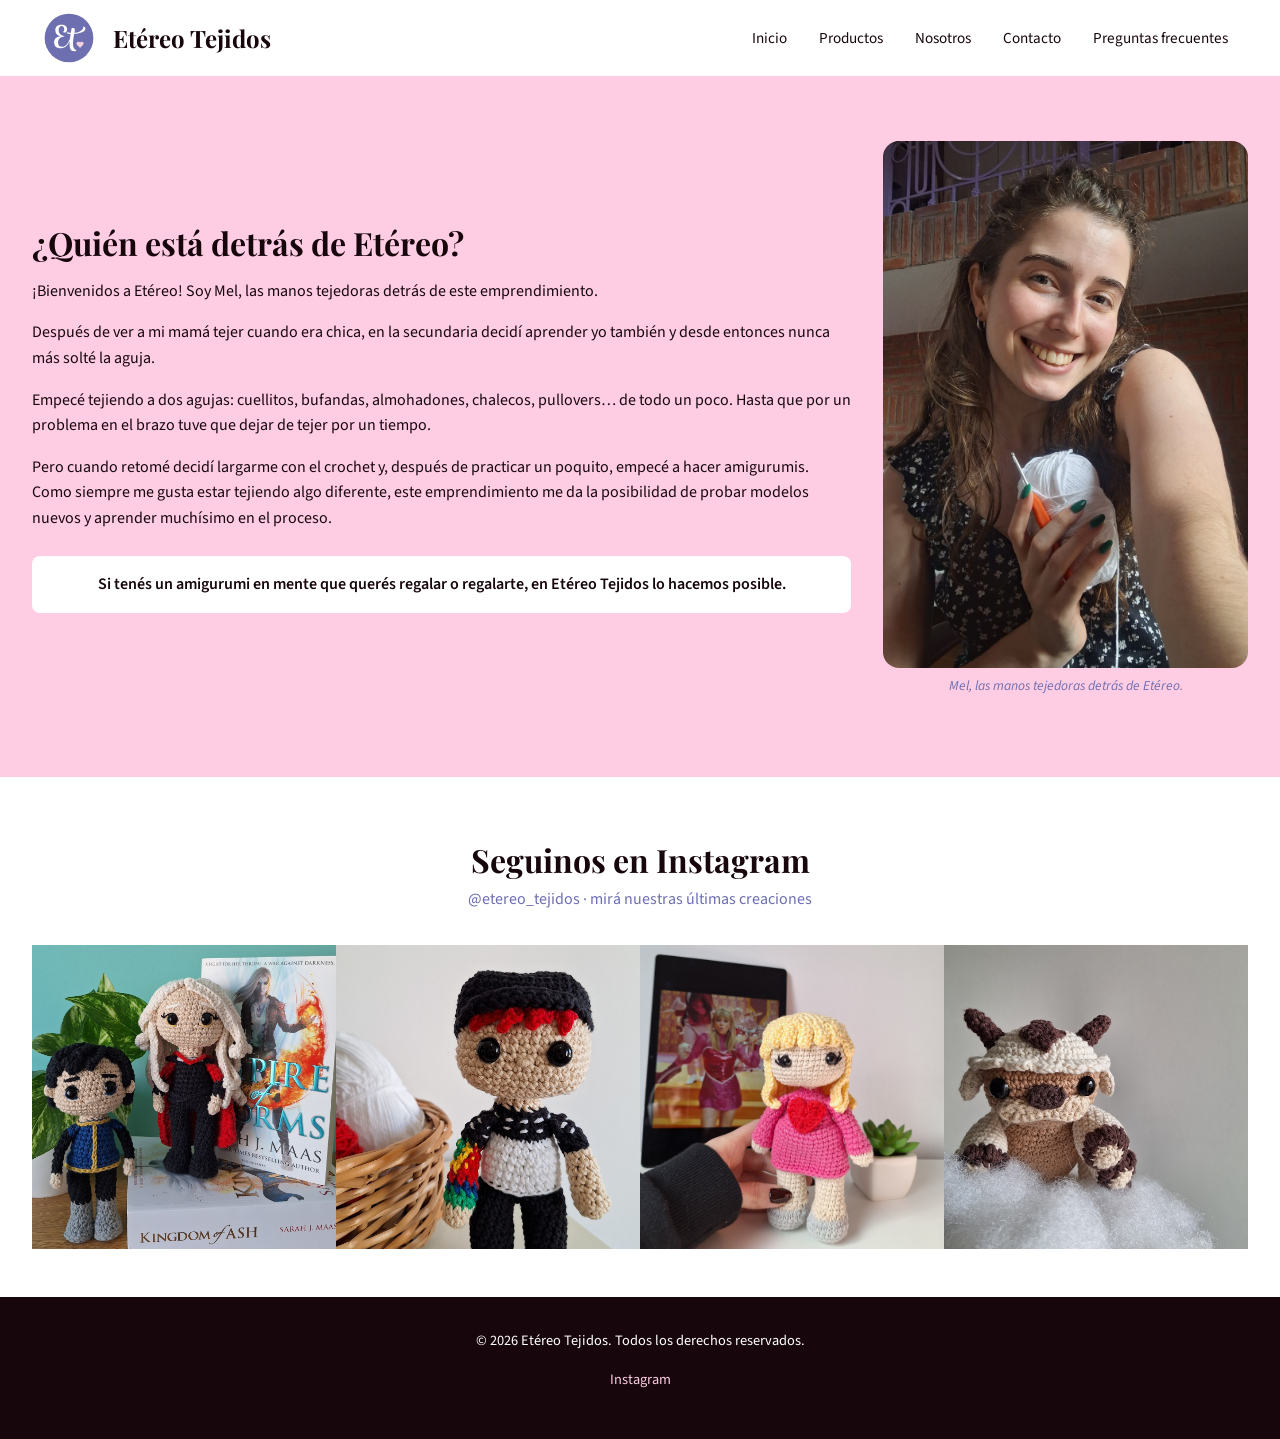
<file: pages/about.html>
<!doctype html>
<html lang="es">
  <head>
    <meta charset="UTF-8" />
    <meta name="viewport" content="width=device-width, initial-scale=1.0" />
    <title>Nosotros | Etéreo Tejidos</title>
    <link rel="icon" type="image/png" href="../assets/img/logo.svg" />
    <link href="https://cdn.jsdelivr.net/npm/bootstrap@5.3.3/dist/css/bootstrap.min.css" rel="stylesheet">
    <link rel="stylesheet" href="../styles/styles.css" />
  </head>

  <body>
    <header>
        <nav class="navbar navbar-expand-lg nav-etereo">
            <div class="container-fluid">
                <a class="navbar-brand" href="../index.html">
                    <img src="../assets/img/logo.svg" alt="Logo Etéreo Tejidos" height="50">
                    Etéreo Tejidos
                </a>
                <button class="navbar-toggler" type="button" data-bs-toggle="collapse" data-bs-target="#navbarMenu">
                    <span class="navbar-toggler-icon"></span>
                </button>
                <div class="collapse navbar-collapse" id="navbarMenu">
                    <ul class="navbar-nav ms-auto">
                        <li class="nav-item"><a class="nav-link" href="../index.html">Inicio</a></li>
                        <li class="nav-item"><a class="nav-link" href="./productos.html">Productos</a></li>
                        <li class="nav-item"><a class="nav-link" href="./about.html">Nosotros</a></li>
                        <li class="nav-item"><a class="nav-link" href="./contacto.html">Contacto</a></li>
                        <li class="nav-item"><a class="nav-link" href="./faq.html">Preguntas frecuentes</a></li>
                    </ul>
                </div>
            </div>
        </nav>
    </header>


  <main>
      <section class="about-hero"><!-- HERO -->
        <div class="about-hero-texto">
          <h2>¿Quién está detrás de Etéreo?</h2>
          <p>
            ¡Bienvenidos a Etéreo! Soy Mel, las manos tejedoras detrás de este
            emprendimiento.
          </p>
          <p>
            Después de ver a mi mamá tejer cuando era chica, en la secundaria
            decidí aprender yo también y desde entonces nunca más solté la
            aguja.
          </p>
          <p>
            Empecé tejiendo a dos agujas: cuellitos, bufandas, almohadones,
            chalecos, pullovers… de todo un poco. Hasta que por un problema en
            el brazo tuve que dejar de tejer por un tiempo.
          </p>
          <p>
            Pero cuando retomé decidí largarme con el crochet y, después de
            practicar un poquito, empecé a hacer amigurumis. Como siempre me
            gusta estar tejiendo algo diferente, este emprendimiento me da la
            posibilidad de probar modelos nuevos y aprender muchísimo en el
            proceso.
          </p>
          <p class="about-cta">
            Si tenés un amigurumi en mente que querés regalar o regalarte, en
            Etéreo Tejidos lo hacemos posible.
          </p>
        </div>
        <div class="about-hero-imagen">
          <figure>
            <img
              src="../assets/img/meli.jpg"
              alt="Mel, creadora de Etéreo Tejidos"
            />
            <figcaption>Mel, las manos tejedoras detrás de Etéreo.</figcaption>
          </figure>
        </div>
      </section>

      <!-- SECCIÓN 3: INSTAGRAM FEED -->
      <section class="seccion-instagram">
        <article>
          <h2>Seguinos en Instagram</h2>
          <p>
            <a
              href="https://www.instagram.com/etereo_tejidos/"
              target="_blank"
              rel="noopener noreferrer"
              >@etereo_tejidos</a
            >
            · mirá nuestras últimas creaciones
          </p>

          <div class="instagram-grid">
            <article>
              <a
                href="https://www.instagram.com/reel/DXNbcDFDBw8/?utm_source=ig_web_copy_link&igsh=NTc4MTIwNjQ2YQ=="
                target="_blank"
                rel="noopener noreferrer"
              >
                <figure>
                  <img
                    src="../assets/img/ig-post-1.jpg"
                    alt="Posteo de Instagram de Etéreo Tejidos"
                  />
                </figure>
              </a>
            </article>

            <article>
              <a
                href="https://www.instagram.com/reel/DIkQFXWsaHO/?utm_source=ig_web_copy_link&igsh=NTc4MTIwNjQ2YQ=="
                target="_blank"
                rel="noopener noreferrer"
              >
                <figure>
                  <img
                    src="../assets/img/ig-post-2.jpg"
                    alt="Posteo de Instagram de Etéreo Tejidos"
                  />
                </figure>
              </a>
            </article>

            <article>
              <a
                href="https://www.instagram.com/reel/DHWIsgWRXiQ/?utm_source=ig_web_copy_link&igsh=NTc4MTIwNjQ2YQ=="
                target="_blank"
                rel="noopener noreferrer"
              >
                <figure>
                  <img
                    src="../assets/img/ig-post-3.jpg"
                    alt="Posteo de Instagram de Etéreo Tejidos"
                  />
                </figure>
              </a>
            </article>

            <article>
              <a
                href="https://www.instagram.com/etereo_tejidos/reel/DDe9l4NRICn/"
                target="_blank"
                rel="noopener noreferrer"
              >
                <figure>
                  <img
                    src="../assets/img/ig-post-4.jpg"
                    alt="Posteo de Instagram de Etéreo Tejidos"
                  />
                </figure>
              </a>
            </article>
          </div>
        </article>
      </section>
    </main>

    <footer>
      <p>© 2026 Etéreo Tejidos. Todos los derechos reservados.</p>
      <p>
        <a
          href="https://www.instagram.com/etereo_tejidos/"
          target="_blank"
          rel="noopener noreferrer"
          >Instagram</a
        >
      </p>
    </footer>
    <script src="https://cdn.jsdelivr.net/npm/bootstrap@5.3.3/dist/js/bootstrap.bundle.min.js"></script>
  </body>
</html>
</file>
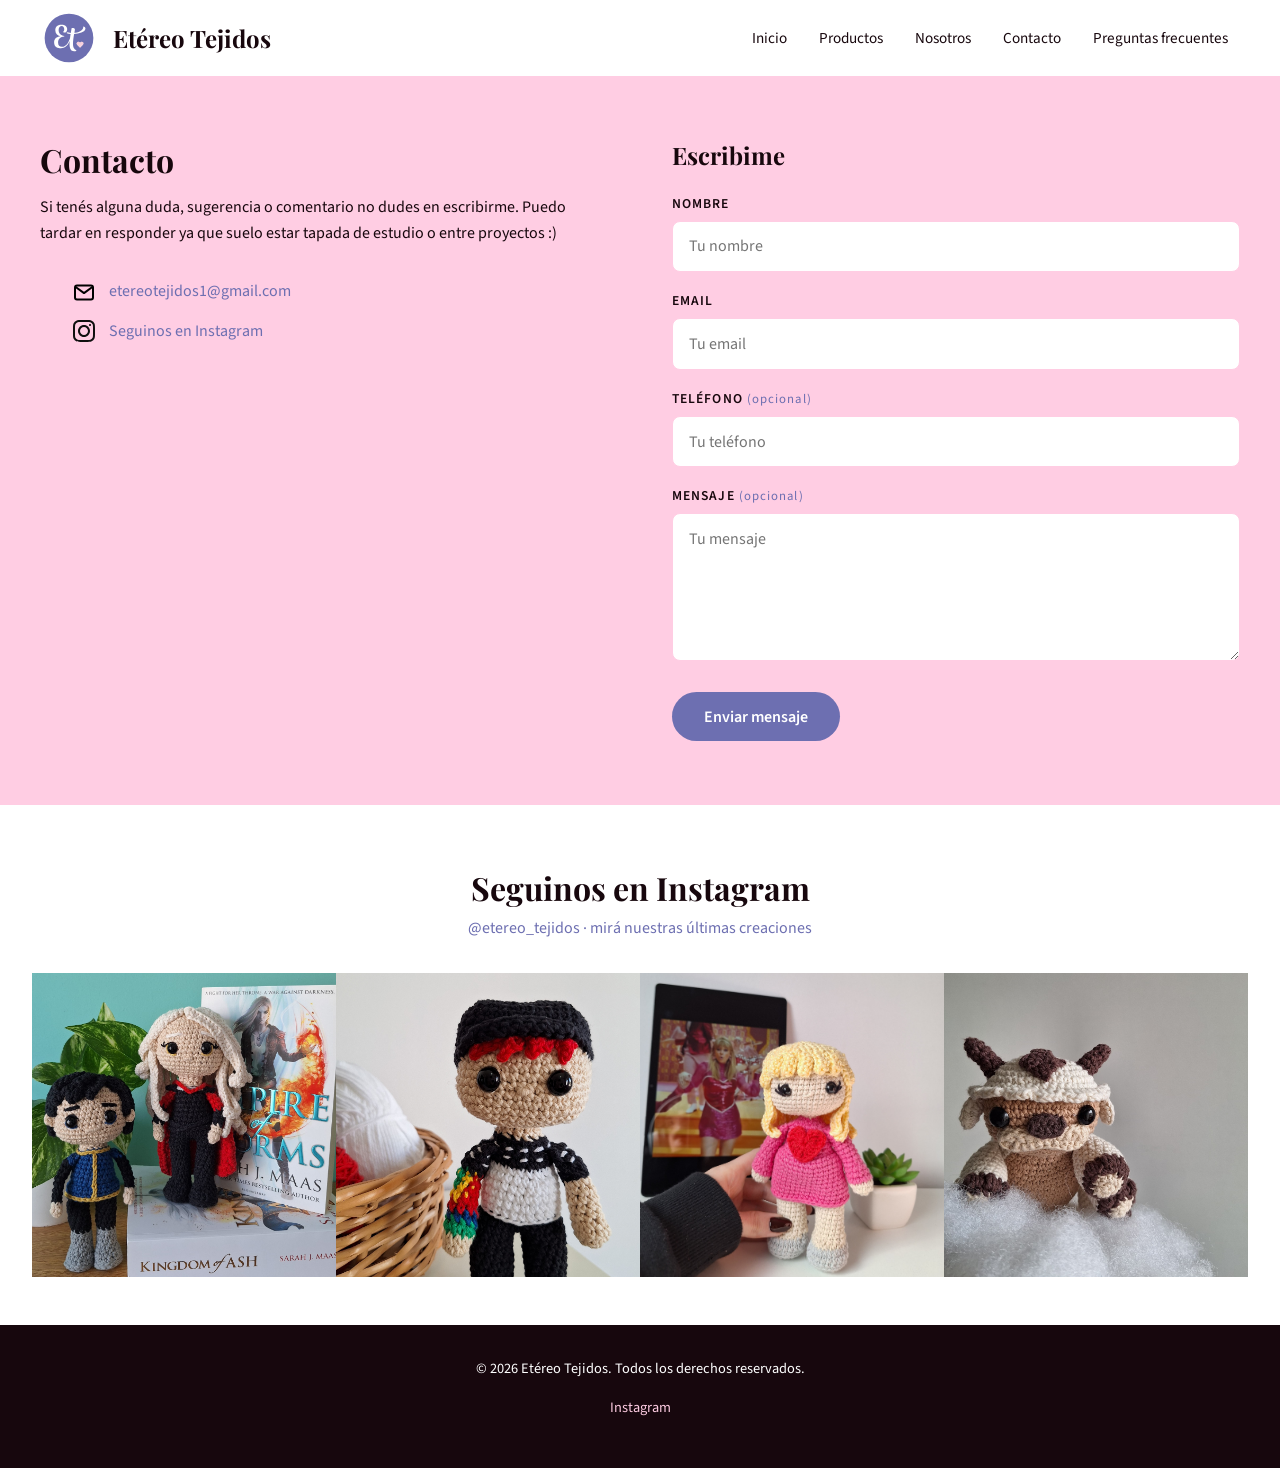
<file: pages/contacto.html>
<!doctype html>
<html lang="es">
  <head>
    <meta charset="UTF-8" />
    <meta name="viewport" content="width=device-width, initial-scale=1.0" />
    <title>Contacto | Etéreo Tejidos</title>
    <link rel="icon" type="image/png" href="../assets/img/logo.svg" />
    <link
      href="https://cdn.jsdelivr.net/npm/bootstrap@5.3.3/dist/css/bootstrap.min.css"
      rel="stylesheet"
    />
    <link rel="stylesheet" href="../styles/styles.css" />
  </head>

  <body>
    <header>
      <nav class="navbar navbar-expand-lg nav-etereo">
        <div class="container-fluid">
          <a class="navbar-brand" href="../index.html">
            <img
              src="../assets/img/logo.svg"
              alt="Logo Etéreo Tejidos"
              height="50"
            />
            Etéreo Tejidos
          </a>
          <button
            class="navbar-toggler"
            type="button"
            data-bs-toggle="collapse"
            data-bs-target="#navbarMenu"
          >
            <span class="navbar-toggler-icon"></span>
          </button>
          <div class="collapse navbar-collapse" id="navbarMenu">
            <ul class="navbar-nav ms-auto">
              <li class="nav-item">
                <a class="nav-link" href="../index.html">Inicio</a>
              </li>
              <li class="nav-item">
                <a class="nav-link" href="./productos.html">Productos</a>
              </li>
              <li class="nav-item">
                <a class="nav-link" href="./about.html">Nosotros</a>
              </li>
              <li class="nav-item">
                <a class="nav-link" href="./contacto.html">Contacto</a>
              </li>
              <li class="nav-item">
                <a class="nav-link" href="./faq.html">Preguntas frecuentes</a>
              </li>
            </ul>
          </div>
        </div>
      </nav>
    </header>

    <main>
      <section class="contacto-contenido">
        <div class="contacto-inner">
          <article class="contacto-info">
            <h2>Contacto</h2>
            <p>
              Si tenés alguna duda, sugerencia o comentario no dudes en
              escribirme. Puedo tardar en responder ya que suelo estar tapada de
              estudio o entre proyectos :)
            </p>
            <ul>
              <li>
                <img
                  src="../assets/img/icono-mail.svg"
                  alt="Ícono de correo electrónico"
                />
                <a href="mailto:etereotejidos1@gmail.com"
                  >etereotejidos1@gmail.com</a
                >
              </li>
              <li>
                <img
                  src="../assets/img/icono-instagram.svg"
                  alt="Ícono de Instagram"
                />
                <a
                  href="https://www.instagram.com/etereo_tejidos/"
                  target="_blank"
                  rel="noopener noreferrer"
                  >Seguinos en Instagram</a
                >
              </li>
            </ul>
          </article>

          <article class="contacto-form">
            <h3>Escribime</h3>
            <form action="#" method="POST">
              <label for="nombre">Nombre</label>
              <input
                type="text"
                id="nombre"
                name="nombre"
                placeholder="Tu nombre"
                required
              />

              <label for="email">Email</label>
              <input
                type="email"
                id="email"
                name="email"
                placeholder="Tu email"
                required
              />

              <label for="telefono">Teléfono <span>(opcional)</span></label>
              <input
                type="tel"
                id="telefono"
                name="telefono"
                placeholder="Tu teléfono"
              />

              <label for="mensaje">Mensaje <span>(opcional)</span></label>
              <textarea
                id="mensaje"
                name="mensaje"
                rows="5"
                placeholder="Tu mensaje"
              ></textarea>

              <button type="submit">Enviar mensaje</button>
            </form>
          </article>
        </div>
      </section>

      <section class="seccion-instagram">
        <article>
          <h2>Seguinos en Instagram</h2>
          <p>
            <a
              href="https://www.instagram.com/etereo_tejidos/"
              target="_blank"
              rel="noopener noreferrer"
              >@etereo_tejidos</a
            >
            · mirá nuestras últimas creaciones
          </p>

          <div class="instagram-grid">
            <article>
              <a
                href="https://www.instagram.com/reel/DXNbcDFDBw8/?utm_source=ig_web_copy_link&igsh=NTc4MTIwNjQ2YQ=="
                target="_blank"
                rel="noopener noreferrer"
              >
                <figure>
                  <img
                    src="../assets/img/ig-post-1.jpg"
                    alt="Posteo de Instagram de Etéreo Tejidos"
                  />
                </figure>
              </a>
            </article>

            <article>
              <a
                href="https://www.instagram.com/reel/DIkQFXWsaHO/?utm_source=ig_web_copy_link&igsh=NTc4MTIwNjQ2YQ=="
                target="_blank"
                rel="noopener noreferrer"
              >
                <figure>
                  <img
                    src="../assets/img/ig-post-2.jpg"
                    alt="Posteo de Instagram de Etéreo Tejidos"
                  />
                </figure>
              </a>
            </article>

            <article>
              <a
                href="https://www.instagram.com/reel/DHWIsgWRXiQ/?utm_source=ig_web_copy_link&igsh=NTc4MTIwNjQ2YQ=="
                target="_blank"
                rel="noopener noreferrer"
              >
                <figure>
                  <img
                    src="../assets/img/ig-post-3.jpg"
                    alt="Posteo de Instagram de Etéreo Tejidos"
                  />
                </figure>
              </a>
            </article>

            <article>
              <a
                href="https://www.instagram.com/etereo_tejidos/reel/DDe9l4NRICn/"
                target="_blank"
                rel="noopener noreferrer"
              >
                <figure>
                  <img
                    src="../assets/img/ig-post-4.jpg"
                    alt="Posteo de Instagram de Etéreo Tejidos"
                  />
                </figure>
              </a>
            </article>
          </div>
        </article>
      </section>
    </main>

    <footer>
      <p>© 2026 Etéreo Tejidos. Todos los derechos reservados.</p>
      <p>
        <a
          href="https://www.instagram.com/etereo_tejidos/"
          target="_blank"
          rel="noopener noreferrer"
          >Instagram</a
        >
      </p>
    </footer>
    <script src="https://cdn.jsdelivr.net/npm/bootstrap@5.3.3/dist/js/bootstrap.bundle.min.js"></script>
  </body>
</html>
</file>
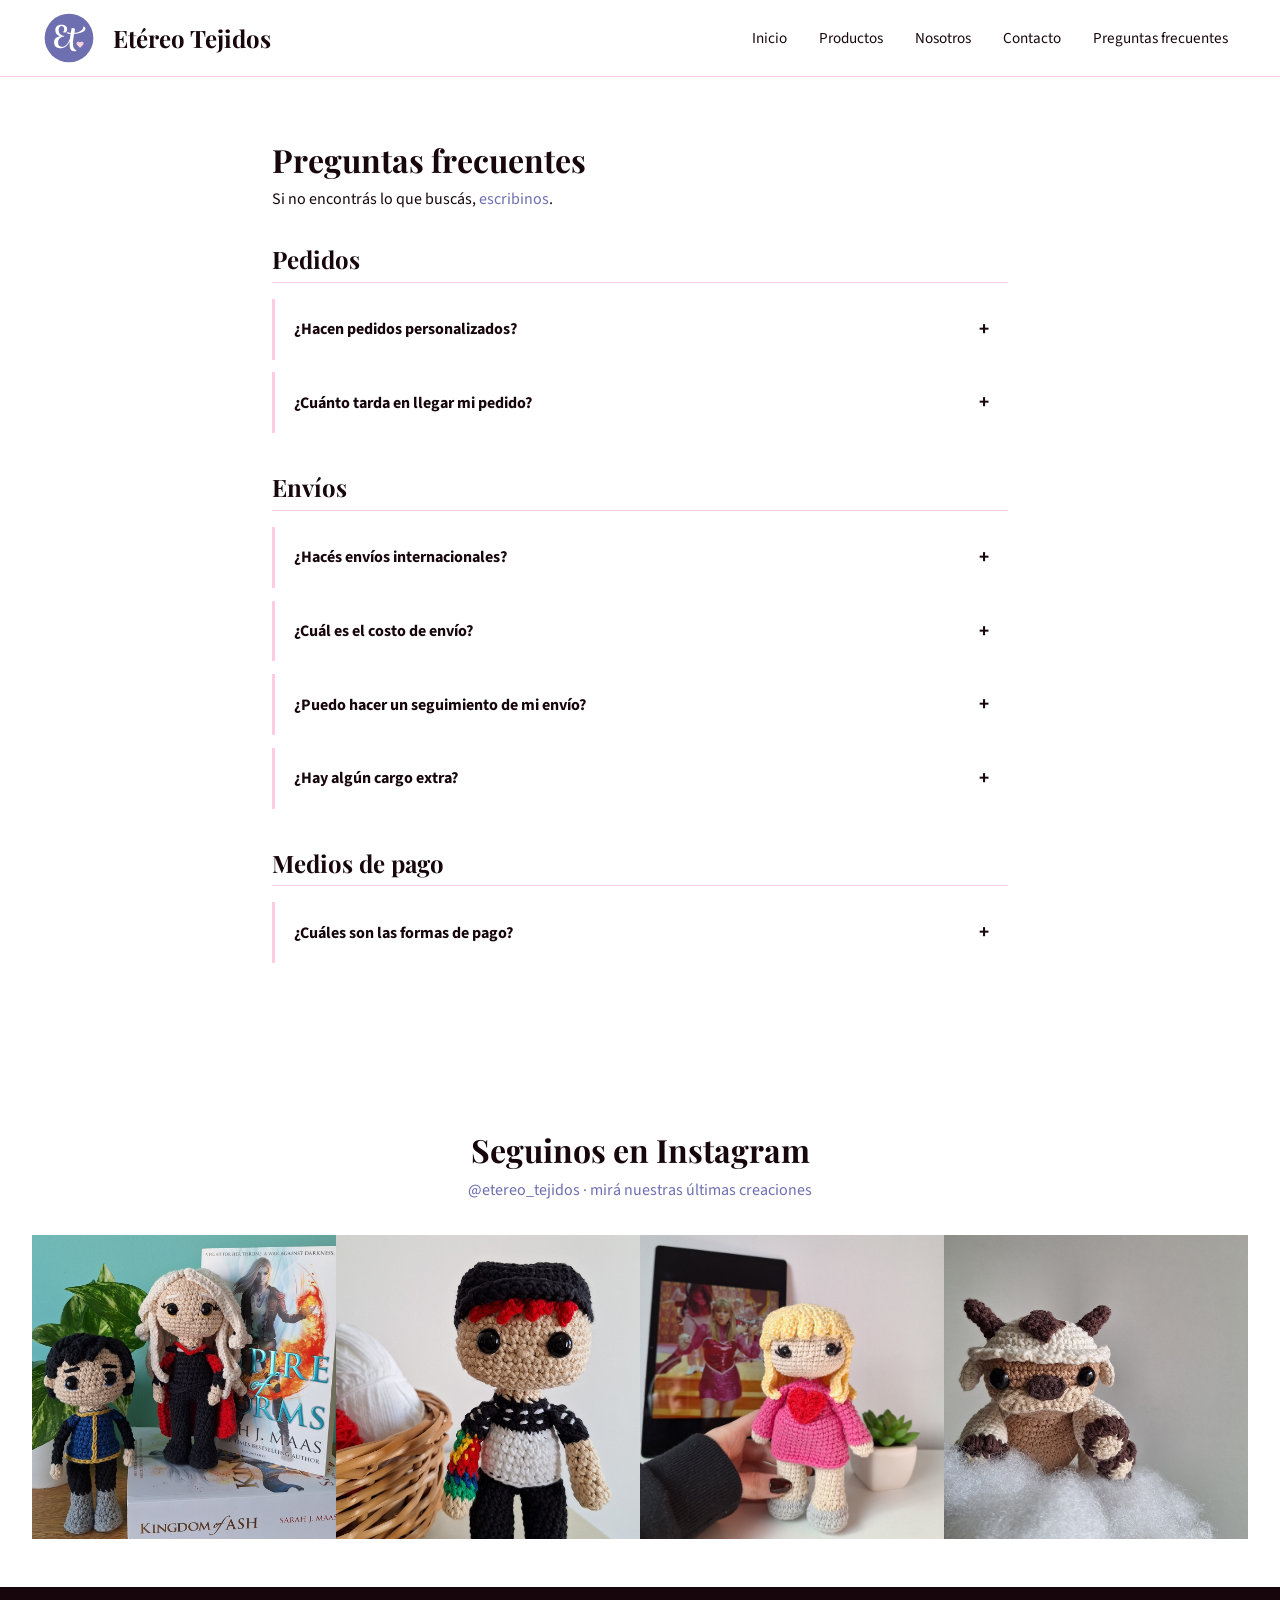
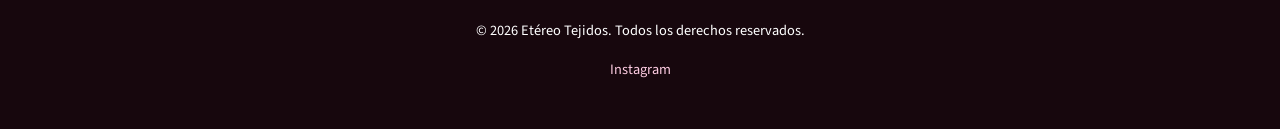
<file: pages/faq.html>
<!doctype html>
<html lang="es">
  <head>
    <meta charset="UTF-8"/>
    <meta name="viewport" content="width=device-width, initial-scale=1.0"/>
    <title>Preguntas frecuentes | Etéreo Tejidos</title>
    <link rel="icon" type="image/png" href="../assets/img/logo.svg"/>
    <link href="https://cdn.jsdelivr.net/npm/bootstrap@5.3.3/dist/css/bootstrap.min.css" rel="stylesheet">
    <link rel="stylesheet" href="../styles/styles.css"/>
  </head>

  <body>
    <header>
        <nav class="navbar navbar-expand-lg nav-etereo">
            <div class="container-fluid">
                <a class="navbar-brand" href="../index.html">
                    <img src="../assets/img/logo.svg" alt="Logo Etéreo Tejidos" height="50">
                    Etéreo Tejidos
                </a>
                <button class="navbar-toggler" type="button" data-bs-toggle="collapse" data-bs-target="#navbarMenu">
                    <span class="navbar-toggler-icon"></span>
                </button>
                <div class="collapse navbar-collapse" id="navbarMenu">
                    <ul class="navbar-nav ms-auto">
                        <li class="nav-item"><a class="nav-link" href="../index.html">Inicio</a></li>
                        <li class="nav-item"><a class="nav-link" href="./productos.html">Productos</a></li>
                        <li class="nav-item"><a class="nav-link" href="./about.html">Nosotros</a></li>
                        <li class="nav-item"><a class="nav-link" href="./contacto.html">Contacto</a></li>
                        <li class="nav-item"><a class="nav-link" href="./faq.html">Preguntas frecuentes</a></li>
                    </ul>
                </div>
            </div>
        </nav>
    </header>

    <main>
      <section class="faq-contenido">
        <article>
          <h2>Preguntas frecuentes</h2>
          <p class="faq-contacto">
            Si no encontrás lo que buscás,
            <a href="./contacto.html">escribinos</a>.
          </p>

          <article class="faq-categoria">
            <h3>Pedidos</h3>

            <details>
              <summary>¿Hacen pedidos personalizados?</summary>
              <p>
                ¡Sí! Podés escribirnos por Instagram o a través del
                <a href="./contacto.html">formulario de contacto</a> para
                coordinar.
              </p>
            </details>

            <details>
              <summary>¿Cuánto tarda en llegar mi pedido?</summary>
              <p>
                La producción de cada pieza tarda aproximadamente 15 días
                hábiles (puede variar según el flujo de pedidos). A eso se suma
                el tiempo de envío, que generalmente es de entre 3 y 10 días
                hábiles según el destino.
              </p>
            </details>
          </article>

          <article class="faq-categoria">
            <h3>Envíos</h3>

            <details>
              <summary>¿Hacés envíos internacionales?</summary>
              <p>¡Sí! Enviamos a todo el mundo a través de FedEx o DHL.</p>
            </details>

            <details>
              <summary>¿Cuál es el costo de envío?</summary>
              <p>
                El costo de envío se calcula en base al total de tu compra y tu
                ubicación. Podés verlo en el checkout, en el momento previo a
                confirmar la compra.
              </p>
            </details>

            <details>
              <summary>¿Puedo hacer un seguimiento de mi envío?</summary>
              <p>
                ¡Sí! Una vez despachado tu pedido, te enviaremos el código de
                seguimiento y todos los detalles necesarios para que puedas
                rastrearlo.
              </p>
            </details>

            <details>
              <summary>¿Hay algún cargo extra?</summary>
              <p>
                El único cargo adicional posible es el arancel de aduana de cada
                país, que cobra directamente el correo al momento de la entrega.
              </p>
              <p>
                Estos valores varían según el país de destino, por lo que te
                recomendamos consultarlos antes de realizar tu compra.
              </p>
              <p>
                Etéreo Tejidos NO se responsabiliza por este tipo de cargos.
              </p>
            </details>
          </article>

          <!-- PAGOS -->
          <article class="faq-categoria">
            <h3>Medios de pago</h3>

            <details>
              <summary>¿Cuáles son las formas de pago?</summary>
              <p>
                Si sos de Argentina, podés pagar con Mercado Pago o
                transferencia.
              </p>
              <p>
                Si sos del exterior, el único medio de pago disponible es
                PayPal. En ese caso, los precios están expresados en dólares
                estadounidenses (USD); la conversión a tu moneda local queda a
                tu cargo.
              </p>
            </details>
          </article>
        </article>
      </section>

      <section class="seccion-instagram">
        <article>
          <h2>Seguinos en Instagram</h2>
          <p>
            <a
              href="https://www.instagram.com/etereo_tejidos/"
              target="_blank"
              rel="noopener noreferrer"
              >@etereo_tejidos</a
            >
            · mirá nuestras últimas creaciones
          </p>

          <div class="instagram-grid">
            <article>
              <a
                href="https://www.instagram.com/reel/DXNbcDFDBw8/?utm_source=ig_web_copy_link&igsh=NTc4MTIwNjQ2YQ=="
                target="_blank"
                rel="noopener noreferrer"
              >
                <figure>
                  <img
                    src="../assets/img/ig-post-1.jpg"
                    alt="Posteo de Instagram de Etéreo Tejidos"
                  />
                </figure>
              </a>
            </article>

            <article>
              <a
                href="https://www.instagram.com/reel/DIkQFXWsaHO/?utm_source=ig_web_copy_link&igsh=NTc4MTIwNjQ2YQ=="
                target="_blank"
                rel="noopener noreferrer"
              >
                <figure>
                  <img
                    src="../assets/img/ig-post-2.jpg"
                    alt="Posteo de Instagram de Etéreo Tejidos"
                  />
                </figure>
              </a>
            </article>

            <article>
              <a
                href="https://www.instagram.com/reel/DHWIsgWRXiQ/?utm_source=ig_web_copy_link&igsh=NTc4MTIwNjQ2YQ=="
                target="_blank"
                rel="noopener noreferrer"
              >
                <figure>
                  <img
                    src="../assets/img/ig-post-3.jpg"
                    alt="Posteo de Instagram de Etéreo Tejidos"
                  />
                </figure>
              </a>
            </article>

            <article>
              <a
                href="https://www.instagram.com/etereo_tejidos/reel/DDe9l4NRICn/"
                target="_blank"
                rel="noopener noreferrer"
              >
                <figure>
                  <img
                    src="../assets/img/ig-post-4.jpg"
                    alt="Posteo de Instagram de Etéreo Tejidos"
                  />
                </figure>
              </a>
            </article>
          </div>
        </article>
      </section>
    </main>

    <footer>
      <p>© 2026 Etéreo Tejidos. Todos los derechos reservados.</p>
      <p>
        <a
          href="https://www.instagram.com/etereo_tejidos/"
          target="_blank"
          rel="noopener noreferrer"
          >Instagram</a
        >
      </p>
    </footer>
    <script src="https://cdn.jsdelivr.net/npm/bootstrap@5.3.3/dist/js/bootstrap.bundle.min.js"></script>
  </body>
</html>
</file>
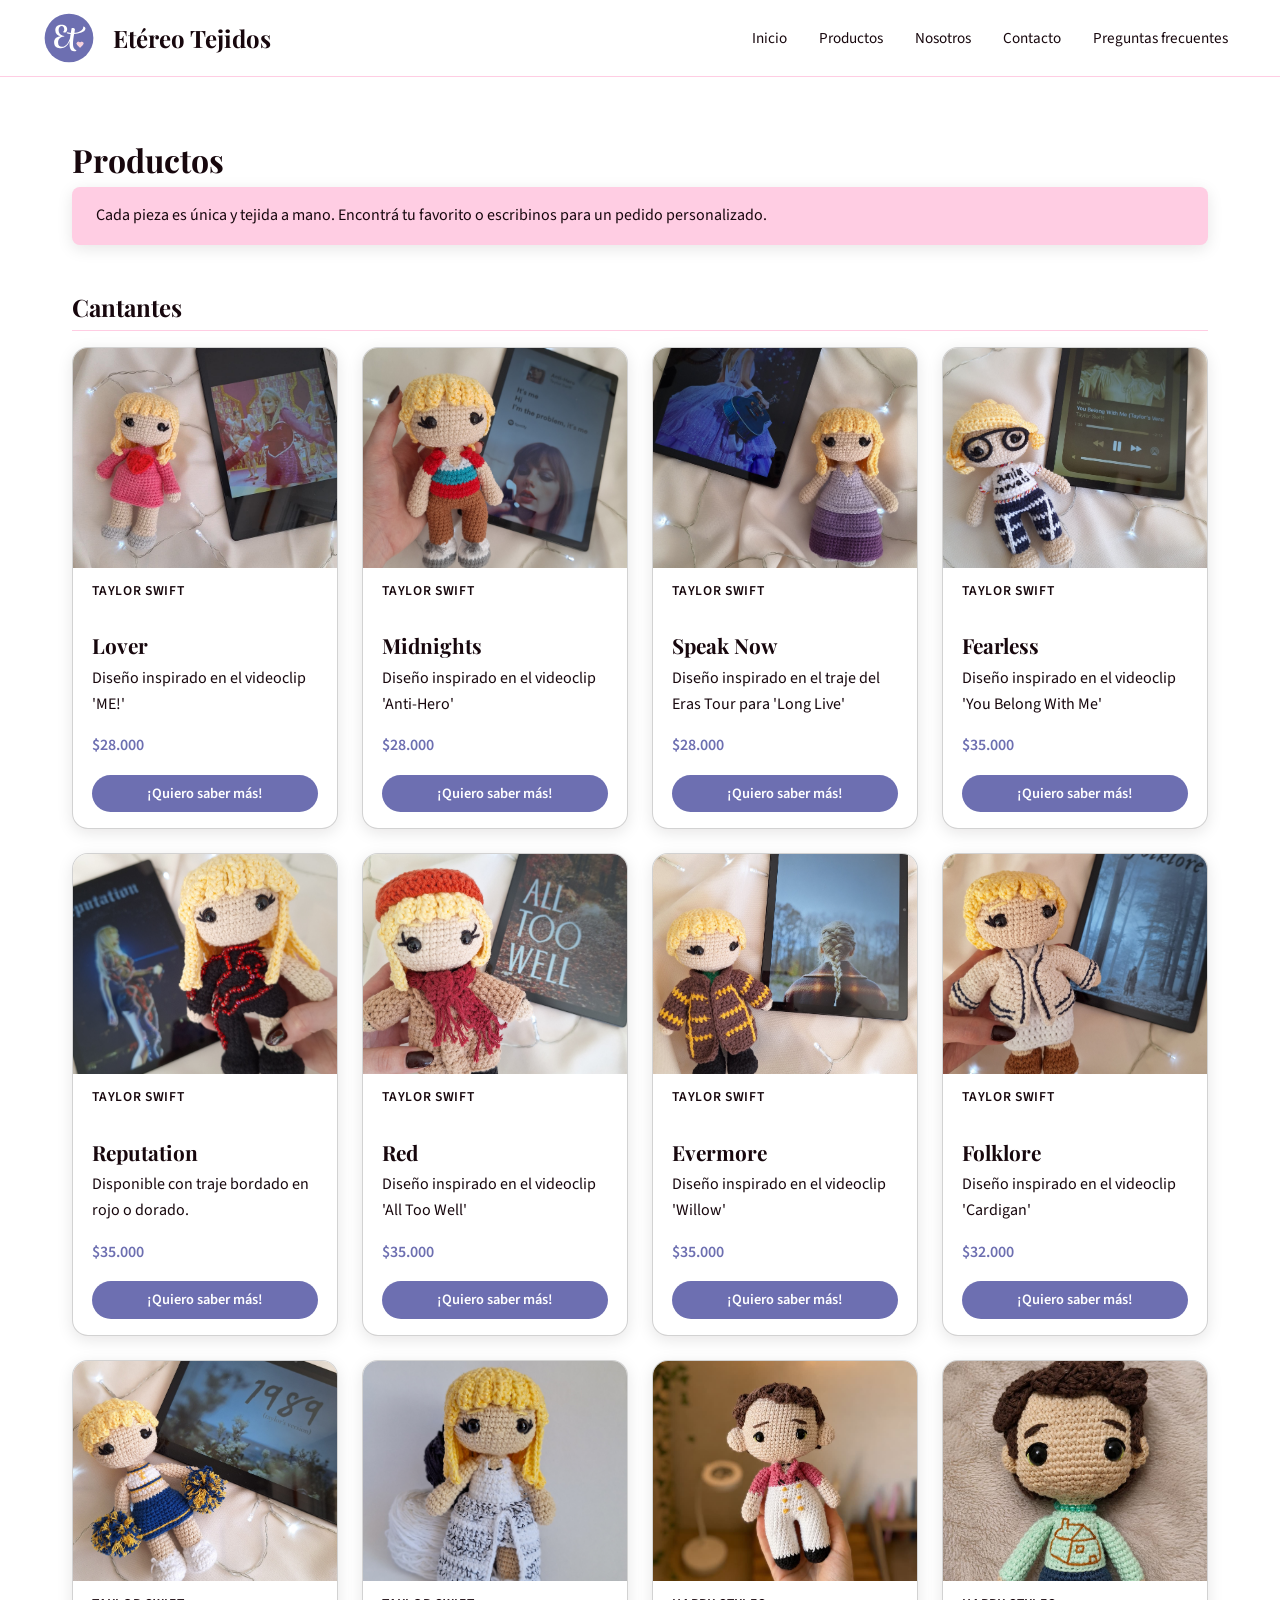
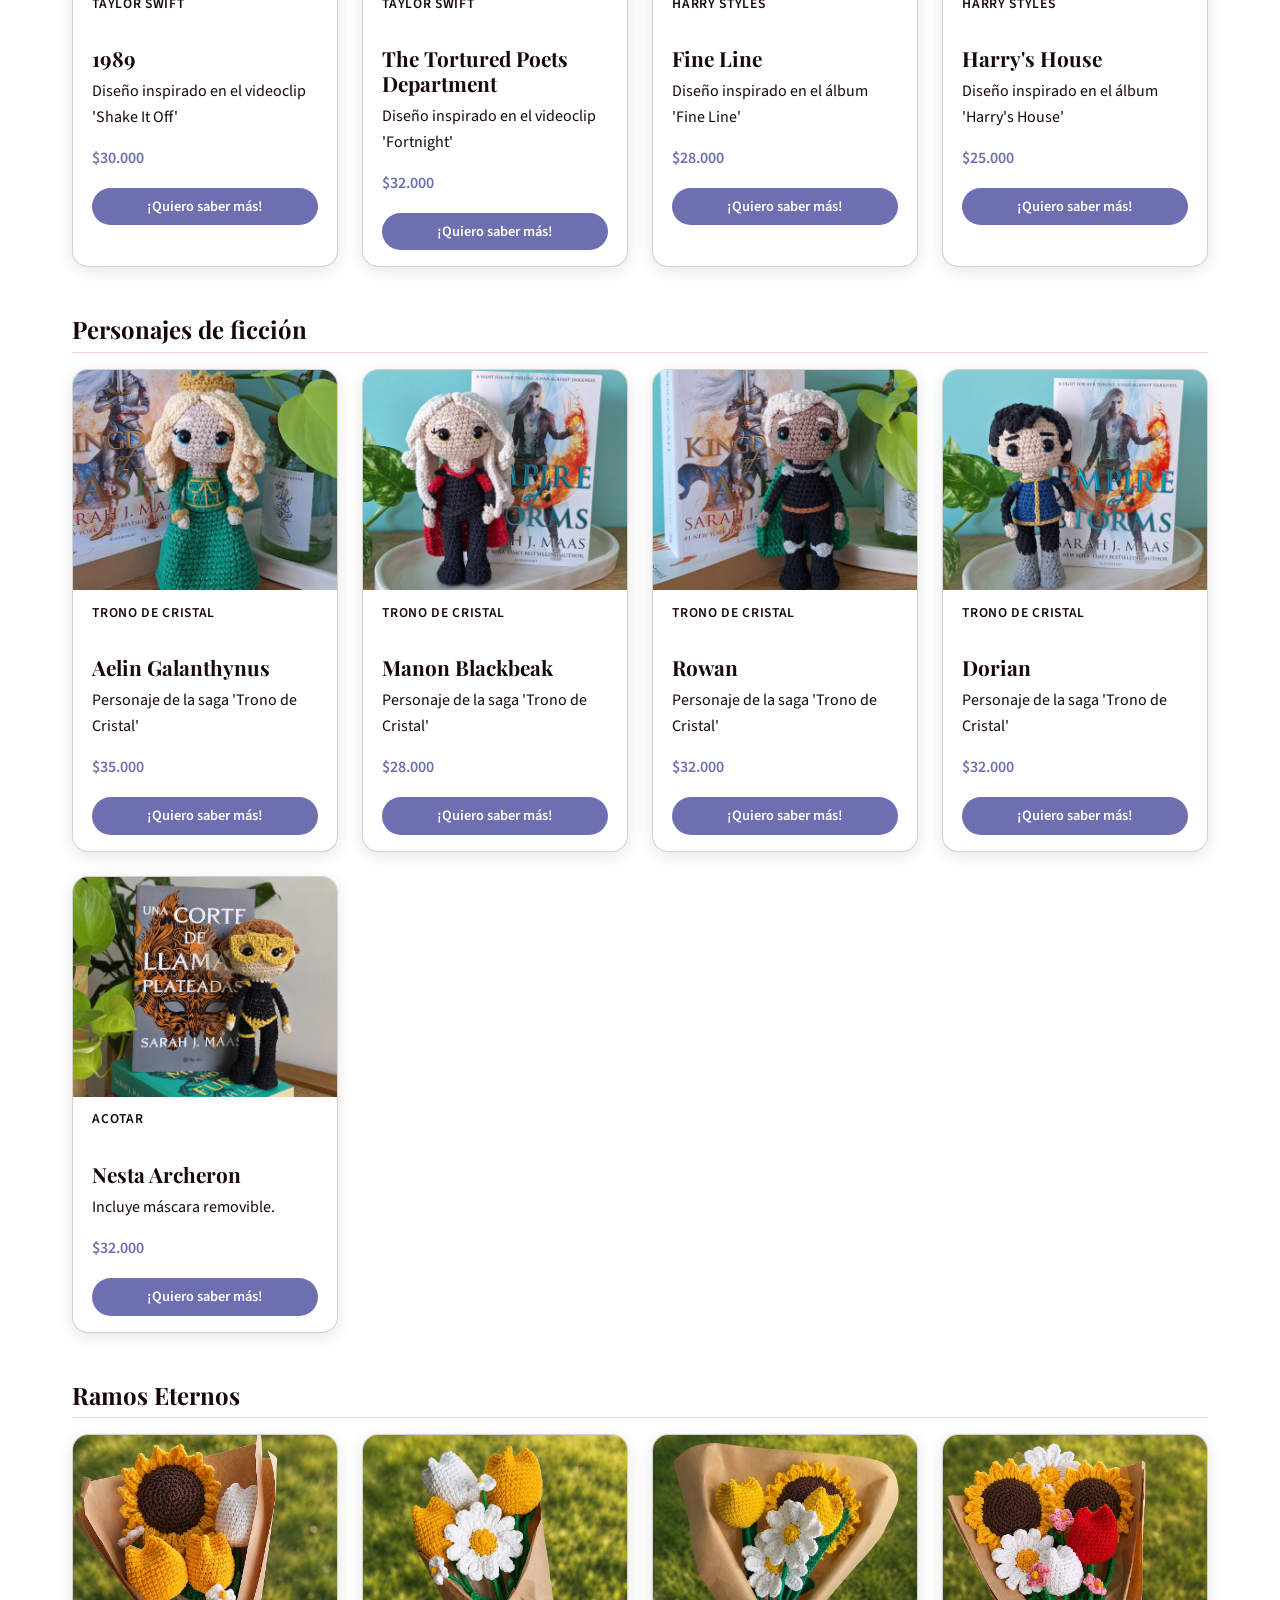
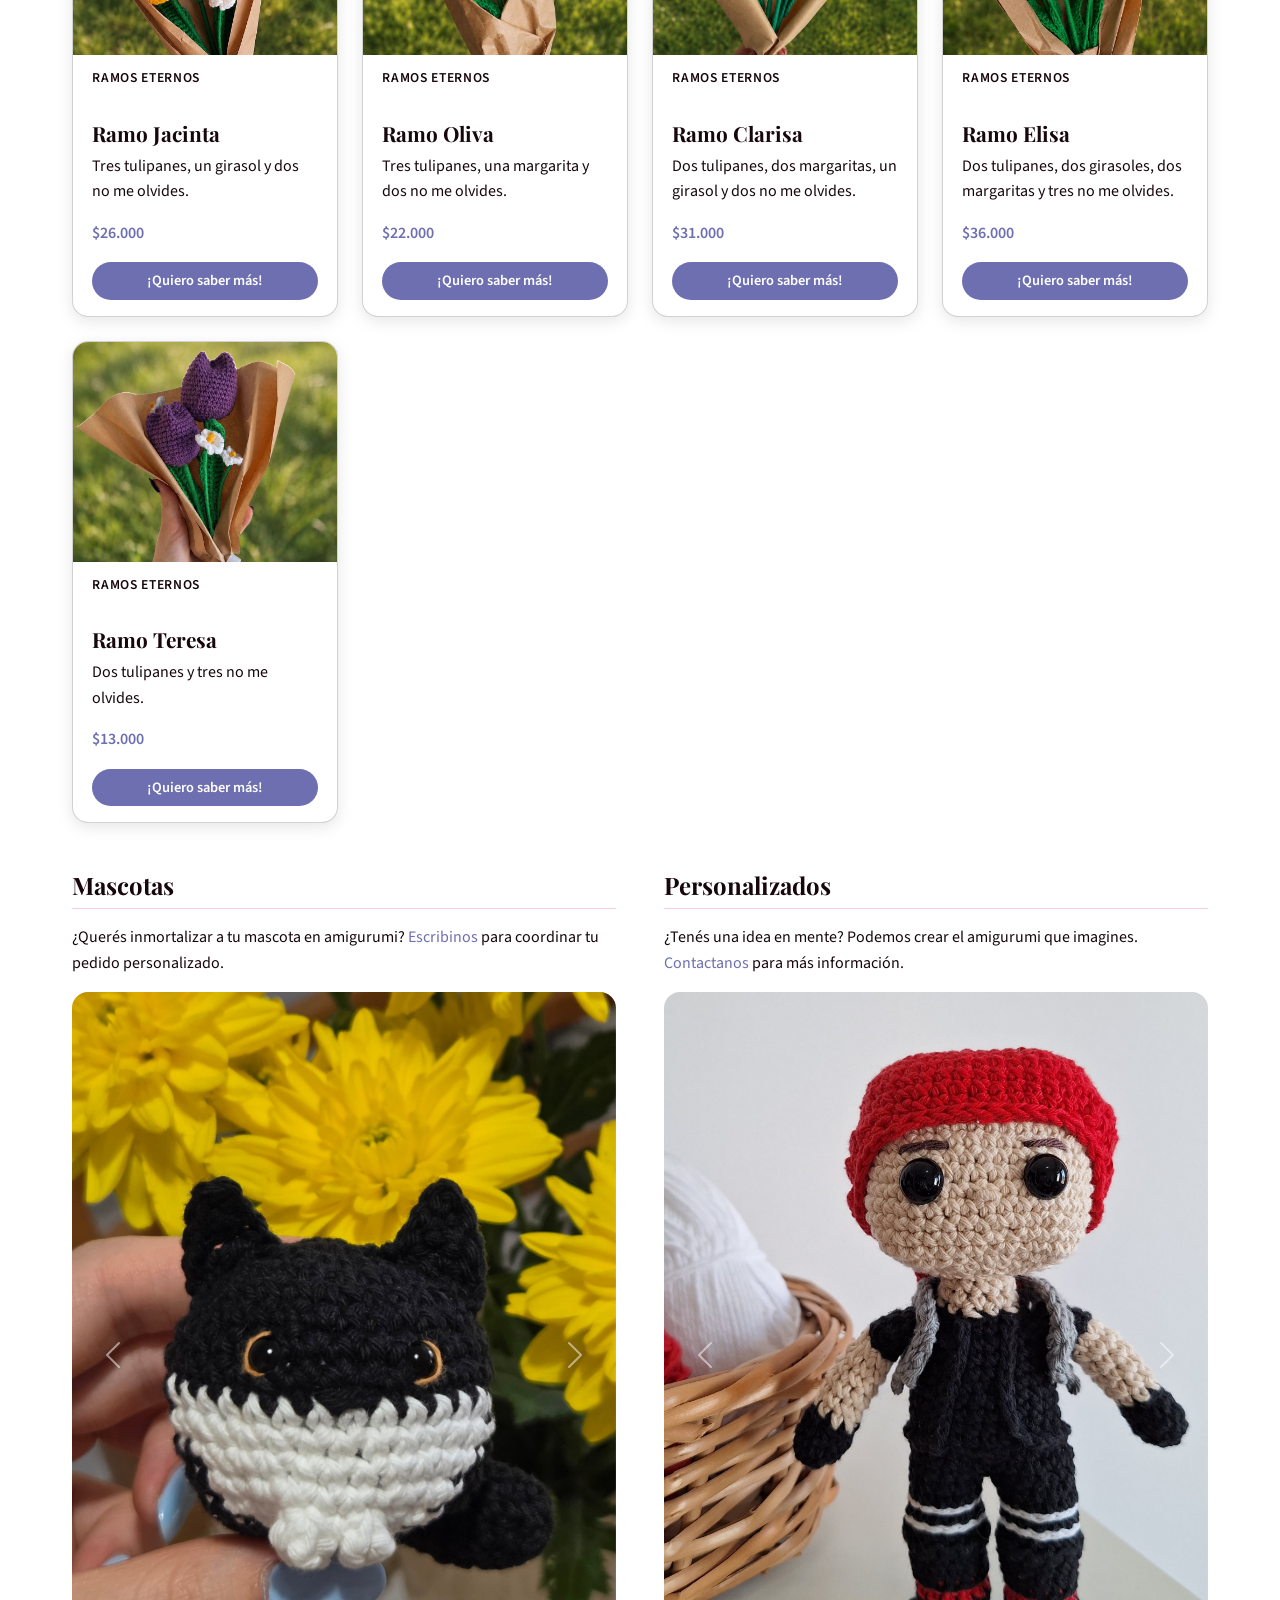
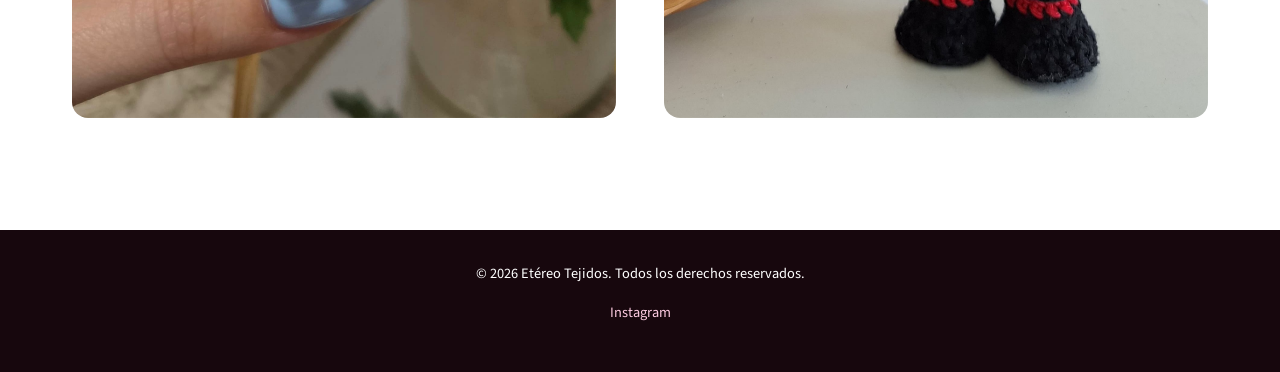
<file: pages/productos.html>
<!doctype html>
<html lang="es">
  <head>
    <meta charset="UTF-8" />
    <meta name="viewport" content="width=device-width, initial-scale=1.0" />
    <title>Productos | Etéreo Tejidos</title>
    <link rel="icon" type="image/png" href="../assets/img/logo.svg" />
    <link href="https://cdn.jsdelivr.net/npm/bootstrap@5.3.3/dist/css/bootstrap.min.css" rel="stylesheet">
    <link rel="stylesheet" href="../styles/styles.css" />
  </head>

  <body>
    <header>
        <nav class="navbar navbar-expand-lg nav-etereo">
            <div class="container-fluid">
                <a class="navbar-brand" href="../index.html">
                    <img src="../assets/img/logo.svg" alt="Logo Etéreo Tejidos" height="50">
                    Etéreo Tejidos
                </a>
                <button class="navbar-toggler" type="button" data-bs-toggle="collapse" data-bs-target="#navbarMenu">
                    <span class="navbar-toggler-icon"></span>
                </button>
                <div class="collapse navbar-collapse" id="navbarMenu">
                    <ul class="navbar-nav ms-auto">
                        <li class="nav-item"><a class="nav-link" href="../index.html">Inicio</a></li>
                        <li class="nav-item"><a class="nav-link" href="./productos.html">Productos</a></li>
                        <li class="nav-item"><a class="nav-link" href="./about.html">Nosotros</a></li>
                        <li class="nav-item"><a class="nav-link" href="./contacto.html">Contacto</a></li>
                        <li class="nav-item"><a class="nav-link" href="./faq.html">Preguntas frecuentes</a></li>
                    </ul>
                </div>
            </div>
        </nav>
    </header>

    <main>
      <section class="productos-contenido">
        <div class="contenedor">
          <article>
            <h2>Productos</h2>
            <p class="productos-intro">
              Cada pieza es única y tejida a mano. Encontrá tu favorito o
              <a href="./contacto.html">escribinos</a> para un pedido
            personalizado.
          </p>

          <!-- CANTANTES -->
          <article class="productos-categoria">
            <h3>Cantantes</h3>
            <div class="productos-grid">
              <article class="card">
                <figure class="card-figura">
                  <img
                    class="img-principal"
                    src="../assets/img/lover-taylor-swift.jpg"
                    alt="Amigurumi Lover inspirado en Taylor Swift"
                  />
                  <img
                    class="img-hover"
                    src="../assets/img/lover-taylor-swift-2.jpg"
                    alt="Amigurumi Lover - vista alternativa"
                  />
                  <figcaption>Taylor Swift</figcaption>
                </figure>
                <div class="card-info">
                  <h4>Lover</h4>
                  <p class="descripcion">
                    Diseño inspirado en el videoclip 'ME!'
                  </p>
                  <p class="precio">$28.000</p>
                  <a
                    href="https://ig.me/m/etereo_tejidos"
                    class="btn-consulta"
                    target="_blank"
                    rel="noopener noreferrer"
                    >¡Quiero saber más!</a
                  >
                </div>
              </article>

              <article class="card">
                <figure class="card-figura">
                  <img
                    class="img-principal"
                    src="../assets/img/midnights-taylor-swift.jpg"
                    alt="Amigurumi Midnights inspirado en Taylor Swift"
                  />
                  <img
                    class="img-hover"
                    src="../assets/img/midnights-taylor-swift-2.jpg"
                    alt="Amigurumi Midnights - vista alternativa"
                  />
                  <figcaption>Taylor Swift</figcaption>
                </figure>
                <div class="card-info">
                  <h4>Midnights</h4>
                  <p class="descripcion">
                    Diseño inspirado en el videoclip 'Anti-Hero'
                  </p>
                  <p class="precio">$28.000</p>
                  <a
                    href="https://ig.me/m/etereo_tejidos"
                    class="btn-consulta"
                    target="_blank"
                    rel="noopener noreferrer"
                    >¡Quiero saber más!</a
                  >
                </div>
              </article>

              <article class="card">
                <figure class="card-figura">
                  <img
                    class="img-principal"
                    src="../assets/img/speak-now.jpg"
                    alt="Amigurumi Speak Now inspirado en Taylor Swift"
                  />
                  <img
                    class="img-hover"
                    src="../assets/img/speak-now-2.jpg"
                    alt="Amigurumi Speak Now - vista alternativa"
                  />
                  <figcaption>Taylor Swift</figcaption>
                </figure>
                <div class="card-info">
                  <h4>Speak Now</h4>
                  <p class="descripcion">
                    Diseño inspirado en el traje del Eras Tour para 'Long Live'
                  </p>
                  <p class="precio">$28.000</p>
                  <a
                    href="https://ig.me/m/etereo_tejidos"
                    class="btn-consulta"
                    target="_blank"
                    rel="noopener noreferrer"
                    >¡Quiero saber más!</a
                  >
                </div>
              </article>

              <article class="card">
                <figure class="card-figura">
                  <img
                    class="img-principal"
                    src="../assets/img/fearless-taylor-swift.jpg"
                    alt="Amigurumi Fearless inspirado en Taylor Swift"
                  />
                  <img
                    class="img-hover"
                    src="../assets/img/fearless-taylor-swift-2.jpg"
                    alt="Amigurumi Fearless - vista alternativa"
                  />
                  <figcaption>Taylor Swift</figcaption>
                </figure>
                <div class="card-info">
                  <h4>Fearless</h4>
                  <p class="descripcion">
                    Diseño inspirado en el videoclip 'You Belong With Me'
                  </p>
                  <p class="precio">$35.000</p>
                  <a
                    href="https://ig.me/m/etereo_tejidos"
                    class="btn-consulta"
                    target="_blank"
                    rel="noopener noreferrer"
                    >¡Quiero saber más!</a
                  >
                </div>
              </article>

              <article class="card">
                <figure class="card-figura">
                  <img
                    class="img-principal"
                    src="../assets/img/reputation-taylor-swift.jpg"
                    alt="Amigurumi Reputation inspirado en Taylor Swift"
                  />
                  <img
                    class="img-hover"
                    src="../assets/img/reputation-taylor-swift-2.jpg"
                    alt="Amigurumi Reputation - vista alternativa"
                  />
                  <figcaption>Taylor Swift</figcaption>
                </figure>
                <div class="card-info">
                  <h4>Reputation</h4>
                  <p class="descripcion">
                    Disponible con traje bordado en rojo o dorado.
                  </p>
                  <p class="precio">$35.000</p>
                  <a
                    href="https://ig.me/m/etereo_tejidos"
                    class="btn-consulta"
                    target="_blank"
                    rel="noopener noreferrer"
                    >¡Quiero saber más!</a
                  >
                </div>
              </article>

              <article class="card">
                <figure class="card-figura">
                  <img
                    class="img-principal"
                    src="../assets/img/red-taylor-swift.jpg"
                    alt="Amigurumi Red inspirado en Taylor Swift"
                  />
                  <img
                    class="img-hover"
                    src="../assets/img/red-taylor-swift-2.jpg"
                    alt="Amigurumi Red - vista alternativa"
                  />
                  <figcaption>Taylor Swift</figcaption>
                </figure>
                <div class="card-info">
                  <h4>Red</h4>
                  <p class="descripcion">
                    Diseño inspirado en el videoclip 'All Too Well'
                  </p>
                  <p class="precio">$35.000</p>
                  <a
                    href="https://ig.me/m/etereo_tejidos"
                    class="btn-consulta"
                    target="_blank"
                    rel="noopener noreferrer"
                    >¡Quiero saber más!</a
                  >
                </div>
              </article>

              <article class="card">
                <figure class="card-figura">
                  <img
                    class="img-principal"
                    src="../assets/img/evermore-taylor-swift.jpg"
                    alt="Amigurumi Evermore inspirado en Taylor Swift"
                  />
                  <img
                    class="img-hover"
                    src="../assets/img/evermore-taylor-swift-2.jpg"
                    alt="Amigurumi Evermore - vista alternativa"
                  />
                  <figcaption>Taylor Swift</figcaption>
                </figure>
                <div class="card-info">
                  <h4>Evermore</h4>
                  <p class="descripcion">
                    Diseño inspirado en el videoclip 'Willow'
                  </p>
                  <p class="precio">$35.000</p>
                  <a
                    href="https://ig.me/m/etereo_tejidos"
                    class="btn-consulta"
                    target="_blank"
                    rel="noopener noreferrer"
                    >¡Quiero saber más!</a
                  >
                </div>
              </article>

              <article class="card">
                <figure class="card-figura">
                  <img
                    class="img-principal"
                    src="../assets/img/folklore-taylor-swift.jpg"
                    alt="Amigurumi Folklore inspirado en Taylor Swift"
                  />
                  <img
                    class="img-hover"
                    src="../assets/img/folklore-taylor-swift-2.jpg"
                    alt="Amigurumi Folklore - vista alternativa"
                  />
                  <figcaption>Taylor Swift</figcaption>
                </figure>
                <div class="card-info">
                  <h4>Folklore</h4>
                  <p class="descripcion">
                    Diseño inspirado en el videoclip 'Cardigan'
                  </p>
                  <p class="precio">$32.000</p>
                  <a
                    href="https://ig.me/m/etereo_tejidos"
                    class="btn-consulta"
                    target="_blank"
                    rel="noopener noreferrer"
                    >¡Quiero saber más!</a
                  >
                </div>
              </article>

              <article class="card">
                <figure class="card-figura">
                  <img
                    class="img-principal"
                    src="../assets/img/1989-taylor-swift.jpg"
                    alt="Amigurumi 1989 inspirado en Taylor Swift"
                  />
                  <img
                    class="img-hover"
                    src="../assets/img/1989-taylor-swift-2.jpg"
                    alt="Amigurumi 1989 - vista alternativa"
                  />
                  <figcaption>Taylor Swift</figcaption>
                </figure>
                <div class="card-info">
                  <h4>1989</h4>
                  <p class="descripcion">
                    Diseño inspirado en el videoclip 'Shake It Off'
                  </p>
                  <p class="precio">$30.000</p>
                  <a
                    href="https://ig.me/m/etereo_tejidos"
                    class="btn-consulta"
                    target="_blank"
                    rel="noopener noreferrer"
                    >¡Quiero saber más!</a
                  >
                </div>
              </article>

              <!-- TTPD - SIN hover -->
              <article class="card">
                <figure class="card-figura">
                  <img
                    class="img-principal"
                    src="../assets/img/ttpd-taylor-swift.jpg"
                    alt="Amigurumi The Tortured Poets Department inspirado en Taylor Swift"
                  />
                  <img
                    class="img-hover"
                    src="../assets/img/ttpd-taylor-swift.jpg"
                    alt="Amigurumi The Tortured Poets Department - vista alternativa"
                  />
                  <figcaption>Taylor Swift</figcaption>
                </figure>
                <div class="card-info">
                  <h4>The Tortured Poets Department</h4>
                  <p class="descripcion">
                    Diseño inspirado en el videoclip 'Fortnight'
                  </p>
                  <p class="precio">$32.000</p>
                  <a
                    href="https://ig.me/m/etereo_tejidos"
                    class="btn-consulta"
                    target="_blank"
                    rel="noopener noreferrer"
                    >¡Quiero saber más!</a
                  >
                </div>
              </article>

              <article class="card">
                <figure>
                  <img
                    src="../assets/img/fine-line-harry-styles.jpg"
                    alt="Amigurumi Fine Line inspirado en Harry Styles"
                  />
                  <figcaption>Harry Styles</figcaption>
                </figure>
                <div class="card-info">
                  <h4>Fine Line</h4>
                  <p class="descripcion">
                    Diseño inspirado en el álbum 'Fine Line'
                  </p>
                  <p class="precio">$28.000</p>
                  <a
                    href="https://ig.me/m/etereo_tejidos"
                    class="btn-consulta"
                    target="_blank"
                    rel="noopener noreferrer"
                    >¡Quiero saber más!</a
                  >
                </div>
              </article>

              <article class="card">
                <figure>
                  <img
                    src="../assets/img/harrys-house-harry-styles.jpg"
                    alt="Amigurumi Harry's House inspirado en Harry Styles"
                  />
                  <figcaption>Harry Styles</figcaption>
                </figure>
                <div class="card-info">
                  <h4>Harry's House</h4>
                  <p class="descripcion">
                    Diseño inspirado en el álbum 'Harry's House'
                  </p>
                  <p class="precio">$25.000</p>
                  <a
                    href="https://ig.me/m/etereo_tejidos"
                    class="btn-consulta"
                    target="_blank"
                    rel="noopener noreferrer"
                    >¡Quiero saber más!</a
                  >
                </div>
              </article>
            </div>
          </article>

          <!-- PERSONAJES DE FICCIÓN -->
          <article class="productos-categoria">
            <h3>Personajes de ficción</h3>
            <div class="productos-grid">
              <article class="card">
                <figure>
                  <img
                    src="../assets/img/aelin-galanthynus.jpg"
                    alt="Amigurumi de Aelin Galanthynus de la saga Trono de Cristal"
                  />
                  <figcaption>Trono de Cristal</figcaption>
                </figure>
                <div class="card-info">
                  <h4>Aelin Galanthynus</h4>
                  <p class="descripcion">
                    Personaje de la saga 'Trono de Cristal'
                  </p>
                  <p class="precio">$35.000</p>
                  <a
                    href="https://ig.me/m/etereo_tejidos"
                    class="btn-consulta"
                    target="_blank"
                    rel="noopener noreferrer"
                    >¡Quiero saber más!</a
                  >
                </div>
              </article>

              <article class="card">
                <figure>
                  <img
                    src="../assets/img/manon-blackbeak.jpg"
                    alt="Amigurumi de Manon Blackbeak de la saga Trono de Cristal"
                  />
                  <figcaption>Trono de Cristal</figcaption>
                </figure>
                <div class="card-info">
                  <h4>Manon Blackbeak</h4>
                  <p class="descripcion">
                    Personaje de la saga 'Trono de Cristal'
                  </p>
                  <p class="precio">$28.000</p>
                  <a
                    href="https://ig.me/m/etereo_tejidos"
                    class="btn-consulta"
                    target="_blank"
                    rel="noopener noreferrer"
                    >¡Quiero saber más!</a
                  >
                </div>
              </article>

              <article class="card">
                <figure>
                  <img
                    src="../assets/img/rowan.jpg"
                    alt="Amigurumi de Rowan de la saga Trono de Cristal"
                  />
                  <figcaption>Trono de Cristal</figcaption>
                </figure>
                <div class="card-info">
                  <h4>Rowan</h4>
                  <p class="descripcion">
                    Personaje de la saga 'Trono de Cristal'
                  </p>
                  <p class="precio">$32.000</p>
                  <a
                    href="https://ig.me/m/etereo_tejidos"
                    class="btn-consulta"
                    target="_blank"
                    rel="noopener noreferrer"
                    >¡Quiero saber más!</a
                  >
                </div>
              </article>

              <article class="card">
                <figure>
                  <img
                    src="../assets/img/dorian.jpg"
                    alt="Amigurumi de Dorian de la saga Trono de Cristal"
                  />
                  <figcaption>Trono de Cristal</figcaption>
                </figure>
                <div class="card-info">
                  <h4>Dorian</h4>
                  <p class="descripcion">
                    Personaje de la saga 'Trono de Cristal'
                  </p>
                  <p class="precio">$32.000</p>
                  <a
                    href="https://ig.me/m/etereo_tejidos"
                    class="btn-consulta"
                    target="_blank"
                    rel="noopener noreferrer"
                    >¡Quiero saber más!</a
                  >
                </div>
              </article>

              <article class="card">
                <figure>
                  <img
                    src="../assets/img/nesta-archeron.jpg"
                    alt="Amigurumi de Nesta Archeron de la saga ACOTAR con máscara removible"
                  />
                  <figcaption>ACOTAR</figcaption>
                </figure>
                <div class="card-info">
                  <h4>Nesta Archeron</h4>
                  <p class="descripcion">Incluye máscara removible.</p>
                  <p class="precio">$32.000</p>
                  <a
                    href="https://ig.me/m/etereo_tejidos"
                    class="btn-consulta"
                    target="_blank"
                    rel="noopener noreferrer"
                    >¡Quiero saber más!</a
                  >
                </div>
              </article>
            </div>
          </article>

          <!-- RAMOS ETERNOS -->
          <article class="productos-categoria">
            <h3>Ramos Eternos</h3>
            <div class="productos-grid">
              <article class="card">
                <figure>
                  <img
                    src="../assets/img/ramo-jacinta.jpg"
                    alt="Ramo Jacinta tejido a crochet"
                  />
                  <figcaption>Ramos Eternos</figcaption>
                </figure>
                <div class="card-info">
                  <h4>Ramo Jacinta</h4>
                  <p class="descripcion">
                    Tres tulipanes, un girasol y dos no me olvides.
                  </p>
                  <p class="precio">$26.000</p>
                  <a
                    href="https://ig.me/m/etereo_tejidos"
                    class="btn-consulta"
                    target="_blank"
                    rel="noopener noreferrer"
                    >¡Quiero saber más!</a
                  >
                </div>
              </article>

              <article class="card">
                <figure>
                  <img
                    src="../assets/img/ramo-oliva.jpg"
                    alt="Ramo Oliva tejido a crochet"
                  />
                  <figcaption>Ramos Eternos</figcaption>
                </figure>
                <div class="card-info">
                  <h4>Ramo Oliva</h4>
                  <p class="descripcion">
                    Tres tulipanes, una margarita y dos no me olvides.
                  </p>
                  <p class="precio">$22.000</p>
                  <a
                    href="https://ig.me/m/etereo_tejidos"
                    class="btn-consulta"
                    target="_blank"
                    rel="noopener noreferrer"
                    >¡Quiero saber más!</a
                  >
                </div>
              </article>

              <article class="card">
                <figure>
                  <img
                    src="../assets/img/ramo-clarisa.jpg"
                    alt="Ramo Clarisa tejido a crochet"
                  />
                  <figcaption>Ramos Eternos</figcaption>
                </figure>
                <div class="card-info">
                  <h4>Ramo Clarisa</h4>
                  <p class="descripcion">
                    Dos tulipanes, dos margaritas, un girasol y dos no me
                    olvides.
                  </p>
                  <p class="precio">$31.000</p>
                  <a
                    href="https://ig.me/m/etereo_tejidos"
                    class="btn-consulta"
                    target="_blank"
                    rel="noopener noreferrer"
                    >¡Quiero saber más!</a
                  >
                </div>
              </article>

              <article class="card">
                <figure>
                  <img
                    src="../assets/img/ramo-elisa.jpg"
                    alt="Ramo Elisa tejido a crochet"
                  />
                  <figcaption>Ramos Eternos</figcaption>
                </figure>
                <div class="card-info">
                  <h4>Ramo Elisa</h4>
                  <p class="descripcion">
                    Dos tulipanes, dos girasoles, dos margaritas y tres no me
                    olvides.
                  </p>
                  <p class="precio">$36.000</p>
                  <a
                    href="https://ig.me/m/etereo_tejidos"
                    class="btn-consulta"
                    target="_blank"
                    rel="noopener noreferrer"
                    >¡Quiero saber más!</a
                  >
                </div>
              </article>

              <article class="card">
                <figure>
                  <img
                    src="../assets/img/ramo-teresa.jpg"
                    alt="Ramo Teresa tejido a crochet"
                  />
                  <figcaption>Ramos Eternos</figcaption>
                </figure>
                <div class="card-info">
                  <h4>Ramo Teresa</h4>
                  <p class="descripcion">Dos tulipanes y tres no me olvides.</p>
                  <p class="precio">$13.000</p>
                  <a
                    href="https://ig.me/m/etereo_tejidos"
                    class="btn-consulta"
                    target="_blank"
                    rel="noopener noreferrer"
                    >¡Quiero saber más!</a
                  >
                </div>
              </article>
            </div>
          </article>

          <div class="categorias-grid">
          <!-- MASCOTAS -->
            <article class="productos-categoria">
                <h3>Mascotas</h3>
                <p>¿Querés inmortalizar a tu mascota en amigurumi? <a href="./contacto.html">Escribinos</a> para coordinar tu pedido personalizado.</p>
                <div id="carouselMascotas" class="carousel slide" data-bs-ride="carousel">
                    <div class="carousel-inner">
                        <div class="carousel-item active">
                            <img src="../assets/img/gato1.jpg" class="d-block w-100" alt="Amigurumi mascota gato">
                        </div>
                        <div class="carousel-item">
                            <img src="../assets/img/gato2.jpg" class="d-block w-100" alt="Amigurumi mascota gato 2">
                        </div>
                        <div class="carousel-item">
                            <img src="../assets/img/bulldog.jpg" class="d-block w-100" alt="Amigurumi mascota bulldog">
                        </div>
                        <div class="carousel-item">
                            <img src="../assets/img/perro.jpg" class="d-block w-100" alt="Amigurumi mascota perro">
                        </div>
                    </div>
                    <button class="carousel-control-prev" type="button" data-bs-target="#carouselMascotas" data-bs-slide="prev">
                        <span class="carousel-control-prev-icon"></span>
                    </button>
                    <button class="carousel-control-next" type="button" data-bs-target="#carouselMascotas" data-bs-slide="next">
                        <span class="carousel-control-next-icon"></span>
                    </button>
                </div>
            </article>

          <!-- PERSONALIZADOS -->
          <article class="productos-categoria">
            <h3>Personalizados</h3>
            <p>¿Tenés una idea en mente? Podemos crear el amigurumi que imagines. <a href="./contacto.html">Contactanos</a> para más información.</p>
            
            <div id="carouselPersonalizados" class="carousel slide" data-bs-ride="carousel">
                <div class="carousel-inner">
                    <div class="carousel-item active">
                        <img src="../assets/img/21pilots.jpg" class="d-block w-100" alt="Amigurumi personalizado 21 Pilots">
                    </div>
                    <div class="carousel-item">
                        <img src="../assets/img/appa.jpg" class="d-block w-100" alt="Amigurumi personalizado Appa">
                    </div>
                    <div class="carousel-item">
                        <img src="../assets/img/nutria.jpg" class="d-block w-100" alt="Amigurumi personalizado nutria">
                    </div>
                    <div class="carousel-item">
                        <img src="../assets/img/carpincho.jpg" class="d-block w-100" alt="Amigurumi personalizado carpincho">
                    </div>
                    <div class="carousel-item">
                        <img src="../assets/img/pareja.jpg" class="d-block w-100" alt="Amigurumi personalizado pareja">
                    </div>
                    <div class="carousel-item">
                        <img src="../assets/img/dragon.jpg" class="d-block w-100" alt="Amigurumi personalizado dragón">
                    </div>
                </div>
                <button class="carousel-control-prev" type="button" data-bs-target="#carouselPersonalizados" data-bs-slide="prev">
                    <span class="carousel-control-prev-icon"></span>
                </button>
                <button class="carousel-control-next" type="button" data-bs-target="#carouselPersonalizados" data-bs-slide="next">
                    <span class="carousel-control-next-icon"></span>
                </button>
            </div>
          </article>
          </div>
        </div>
      </section>
    </main>

    <footer>
      <p>© 2026 Etéreo Tejidos. Todos los derechos reservados.</p>
      <p>
        <a
          href="https://www.instagram.com/etereo_tejidos/"
          target="_blank"
          rel="noopener noreferrer"
          >Instagram</a
        >
      </p>
    </footer>
    <script src="https://cdn.jsdelivr.net/npm/bootstrap@5.3.3/dist/js/bootstrap.bundle.min.js"></script>
  </body>
</html>
</file>
<file: styles/styles.css>
@import url('https://fonts.googleapis.com/css2?family=Playfair+Display:ital,wght@0,400;0,700;1,400&display=swap');
@import url('https://fonts.googleapis.com/css2?family=Source+Sans+3:wght@400;600&display=swap');


/*BASE / RESET*/

* {
    margin: 0;
    padding: 0;
    box-sizing: border-box;
}

body {
    font-family: "Source Sans 3", sans-serif;
    font-weight: 400;
    background-color: #ffffff;
    color: #17070d;
    overflow-x: hidden;
}

/*VARIABLES GLOBALES*/

:root {
    --line-height-base: 1.6;
    --color-primario: #17070d;
    --color-secundario: #6d6fb1;
    --color-acento: #ffcde3;
}


/*JERARQUÍA TIPOGRÁFICA*/

h1 {
    font-family: "Playfair Display", serif;
    font-weight: 700;
    color: #17070d;
    font-size: 2.5rem;
}

h2 {
    font-family: "Playfair Display", serif;
    font-weight: 700;
    color: #17070d;
    font-size: 2rem;
}

h3 {
    font-family: "Playfair Display", serif;
    font-weight: 700;
    color: #17070d;
    font-size: 1.5rem;
}

h4 {
    font-family: "Source Sans 3", sans-serif;
    font-weight: 600;
    color: #17070d;
    font-size: 1.2rem;
}

p {
    font-family: "Source Sans 3", sans-serif;
    font-weight: 400;
    font-size: 1rem;
    line-height: var(--line-height-base);
}

a {
    color: #6d6fb1;
    text-decoration: none;
}

a:hover {
    color: #17070d;
}


/*HEADER Y NAV*/

header {
    background-color: #ffffff;
    padding: 0;
    border-bottom: 1px solid #ffcde3;
}

.nav-etereo {
    background-color: #ffffff;
    padding: 0.5rem 2rem;
}

.nav-etereo a.navbar-brand {
    font-family: "Playfair Display", serif;
    font-weight: 700;
    font-size: 1.5rem;
    color: #17070d;
    display: flex;
    align-items: center;
    gap: 1.2rem;
}

.nav-etereo .nav-link {
    font-family: "Source Sans 3", sans-serif;
    font-size: 0.95rem;
    color: #17070d;
}

.nav-etereo .nav-link:hover {
    color: #6d6fb1;
}

.nav-etereo .navbar-nav {
    text-align: right;
    gap: 1rem;
}


/*HERO*/

.hero {
    padding: 0;
}

.hero .carousel-item img {
    width: 100%;
    height: auto;
    display: block;
}

/*SECCIONES GENERALES*/

section {
    padding: 4rem 2rem;
}

section.con-contenedor {
    padding: 4rem 0;
}

.contenedor {
    max-width: 1200px;
    margin: 0 auto;
    padding: 0 2rem;
}

.seccion-acento {
    background-color: #ffcde3;
}


/*CARDS DE PRODUCTOS*/

.titulo-destacados {
    color: #17070d;
    margin-bottom: 2rem;
}

.productos-destacados {
    display: flex;
    flex-direction: column;
    gap: 1.5rem;
    width: 100%;
}

.productos-destacados .card {
    width: 100%;
    flex-shrink: 0;
}

.productos-destacados .card img {
    height: 250px;
}

.productos-destacados .card-info {
    padding: 0 1.2rem 1.2rem 1.2rem;
}

main .productos-intro {
    background-color: #ffcde3;
    padding: 1rem 1.5rem;
    border-radius: 0.5rem;
    box-shadow: 0 4px 16px rgba(23, 7, 13, 0.1);
    margin-bottom: 3rem;
    color: #17070d;
}

.productos-intro a {
    color: #17070d;
}

.card {
    background-color: #ffffff;
    border-radius: 1rem;
    box-shadow: 0 4px 16px rgba(23, 7, 13, 0.1);
    overflow: hidden;
    transition: transform 0.3s ease, box-shadow 0.3s ease;
}

.card:hover {
    transform: translateY(-4px);
    box-shadow: 0 8px 24px rgba(23, 7, 13, 0.15);
}

.card img {
    width: 100%;
    height: 220px;
    object-fit: cover;
}

.card figcaption {
    font-size: 0.85rem;
    color: #17070d;
    font-weight: 600;
    text-transform: uppercase;
    letter-spacing: 0.05em;
    padding: 0.8rem 1.2rem 0 1.2rem;
}

.card-info {
    padding: 1rem 1.2rem;
}

.card-info h4 {
    font-family: "Playfair Display", serif;
    font-weight: 700;
    font-size: 1.3rem;
    margin-top: 0;
    margin-bottom: 0.4rem;
}

.card-info p.descripcion {
    color: #17070d;
    font-weight: 400;
    margin-top: 0.5rem;
}

.card-info p.precio {
    color: #6d6fb1;
    font-weight: 600;
    margin-top: 0.5rem;
}

.card-figura {
    position: relative;
}

.card-figura img {
    width: 100%;
    height: 220px;
    object-fit: cover;
    transition: opacity 0.4s ease;
}

.card-figura .img-hover {
    position: absolute;
    top: 0;
    left: 0;
    opacity: 0;
}

.card:hover .img-hover {
    opacity: 1;
}

.card:hover .img-principal {
    opacity: 0;
}

.ver-mas {
    text-align: center;
    margin-top: 2rem;
}


/*VIDEO*/

.seccion-video {
    display: flex;
    justify-content: center;
    padding: 4rem 2rem;
}

.seccion-video video {
    width: 100%;
    border-radius: 1rem;
}


/*SECCIÓN ENVÍOS Y PAGOS*/

.info-grid {
    display: grid;
    grid-template-areas:
        "envio"
        "pago"
        "seguridad";
    gap: 2rem;
    text-align: center;
}

.info-grid img {
    width: 48px;
    height: 48px;
    margin-bottom: 0.8rem;
}

.info-grid h4 {
    margin-bottom: 0.5rem;
}


/*FOOTER*/

footer {
    background-color: #17070d;
    color: #ffffff;
    text-align: center;
    padding: 2rem;
}

footer p {
    color: #ffffff;
    font-size: 0.9rem;
}

footer a {
    color: #ffcde3;
}

footer a:hover {
    color: #ffffff;
}


/*FEED INSTAGRAM*/

.seccion-instagram {
    padding: 4rem 2rem 2rem 2rem;
    text-align: center;
    background-color: #ffffff;
}

.seccion-instagram h2 {
    margin-bottom: 0.5rem;
}

.seccion-instagram > article > p {
    color: #6d6fb1;
    margin-bottom: 2rem;
}

.instagram-grid {
    display: grid;
    grid-template-columns: repeat(2, 1fr);
    gap: 0;
    margin-bottom: 0;
    width: 100%;
}

.instagram-grid article figure {
    overflow: hidden;
    border-radius: 0;
}

.instagram-grid article figure img {
    width: 100%;
    aspect-ratio: 1/1;
    object-fit: cover;
    transition: transform 0.3s ease;
}

.instagram-grid article figure img:hover {
    transform: scale(1.05);
}

.instagram-grid a {
    display: block;
}

.btn-instagram {
    display: inline-block;
    padding: 0.8rem 2rem;
    background-color: #6d6fb1;
    color: #ffffff;
    border-radius: 2rem;
    font-family: "Source Sans 3", sans-serif;
    font-weight: 600;
    transition: background-color 0.3s ease;
}

.btn-instagram:hover {
    background-color: #17070d;
    color: #ffffff;
}

.btn-ver-mas {
    display: inline-block;
    text-align: center;
    padding: 0.5rem 1.5rem;
    background-color: #6d6fb1;
    color: #ffffff;
    border-radius: 2rem;
    font-family: "Source Sans 3", sans-serif;
    font-weight: 600;
    font-size: 0.9rem;
    transition: background-color 0.3s ease;
}

.btn-ver-mas:hover {
    background-color: #17070d;
    color: #ffffff;
}


/*ABOUT*/

.about-hero {
    display: flex;
    flex-direction: column;
    gap: 2rem;
    padding: 4rem 2rem;
    background-color: #ffcde3;
}

.about-hero > .about-inner {
    max-width: 1200px;
    margin: 0 auto;
    width: 100%;
    display: flex;
    flex-direction: column;
    gap: 2rem;
}

.about-hero-texto {
    flex: 1;
}

.about-hero-texto h2 {
    margin-bottom: 1rem;
}

.about-hero-imagen {
    width: 100%;
}

.about-hero-imagen img {
    width: 60%;
    margin: 0 auto;
    display: block;
    border-radius: 1rem;
    object-fit: cover;
}

.about-hero-texto p {
    margin-bottom: 1rem;
}

.about-cta {
    margin-top: 1.5rem;
    padding: 1rem 1.5rem;
    background-color: #ffffff;
    border-radius: 0.5rem;
    font-weight: 600;
    color: #17070d;
    text-align: center;
}

.about-hero-imagen figcaption {
    text-align: center;
    font-style: italic;
    font-size: 0.85rem;
    color: #6d6fb1;
    margin-top: 0.5rem;
}


/*CONTACTO*/

.contacto-contenido {
    display: flex;
    flex-direction: column;
    gap: 2rem;
    padding: 4rem 2rem;
    background-color: #ffcde3;
}

.contacto-contenido > .contacto-inner {
    max-width: 1200px;
    margin: 0 auto;
    width: 100%;
    display: flex;
    flex-direction: column;
    gap: 2rem;
}

.contacto-info {
    flex: 1;
}

.contacto-info h2 {
    margin-bottom: 1rem;
}

.contacto-info p {
    margin-bottom: 2rem;
    color: #17070d;
}

.contacto-info ul {
    list-style: none;
    display: flex;
    flex-direction: column;
    gap: 1rem;
}

.contacto-info ul li {
    display: flex;
    align-items: center;
    gap: 0.8rem;
}

.contacto-info ul li img {
    width: 24px;
    height: 24px;
}

.contacto-form {
    flex: 1;
}

.contacto-form h3 {
    margin-bottom: 1.5rem;
}

.contacto-form label {
    display: block;
    font-size: 0.85rem;
    font-weight: 600;
    letter-spacing: 0.08em;
    text-transform: uppercase;
    color: #17070d;
    margin-bottom: 0.4rem;
    margin-top: 1.2rem;
}

.contacto-form label span {
    font-weight: 400;
    text-transform: none;
    font-size: 0.8rem;
    color: #6d6fb1;
}

.contacto-form input,
.contacto-form textarea {
    width: 100%;
    padding: 0.8rem 1rem;
    border: 1px solid #ffcde3;
    border-radius: 0.5rem;
    font-family: "Source Sans 3", sans-serif;
    font-size: 1rem;
    color: #17070d;
    background-color: #ffffff;
    outline: none;
    transition: border-color 0.3s ease;
}

.contacto-form input:focus,
.contacto-form textarea:focus {
    border-color: #6d6fb1;
}

.contacto-form button {
    margin-top: 1.5rem;
    padding: 0.8rem 2rem;
    background-color: #6d6fb1;
    color: #ffffff;
    border: none;
    border-radius: 2rem;
    font-family: "Source Sans 3", sans-serif;
    font-weight: 600;
    font-size: 1rem;
    cursor: pointer;
    transition: background-color 0.3s ease;
}

.contacto-form button:hover {
    background-color: #17070d;
}


/*FAQ*/

.faq-contenido {
    padding: 4rem 2rem;
    max-width: 800px;
    margin: 0 auto;
}

.faq-contenido h2 {
    margin-bottom: 0.5rem;
}

.faq-contenido > article > p {
    margin-bottom: 2rem;
    color: #17070d;
}

.faq-categoria {
    margin-bottom: 2.5rem;
}

.faq-categoria h3 {
    margin-bottom: 1rem;
    padding-bottom: 0.5rem;
    border-bottom: 1px solid #ffcde3;
}

details {
    border-left: 3px solid var(--color-acento);
    padding: 1rem 1.2rem;
    margin-bottom: 0.8rem;
    background-color: #ffffff;
    border-radius: 0 0.5rem 0.5rem 0;
}

details[open] {
    background-color: #fff8fb;
}

summary {
    font-family: "Source Sans 3", sans-serif;
    font-weight: 700;
    font-size: 1rem;
    color: #17070d;
    cursor: pointer;
    list-style: none;
    display: flex;
    justify-content: space-between;
    align-items: center;
}

summary::after {
    content: '+';
    font-size: 1.2rem;
    color: var(--color-primario);
    transition: transform 0.3s ease;
}

details[open] summary::after {
    content: '−';
}

details p {
    margin-top: 0.8rem;
    color: #17070d;
    line-height: 1.6;
}

details p + p {
    margin-top: 0.5rem;
}


/*PRODUCTOS*/

.productos-contenido {
    padding: 4rem 2rem;
}

.productos-contenido h2 {
    margin-bottom: 0.5rem;
}

.productos-contenido > article > p {
    margin-bottom: 3rem;
    color: #17070d;
}

.productos-categoria {
    margin-bottom: 3rem;
}

.productos-categoria h3 {
    margin-bottom: 1rem;
    padding-bottom: 0.5rem;
    border-bottom: 1px solid #ffcde3;
}

.productos-grid {
    display: grid;
    grid-template-columns: repeat(2, 1fr);
    gap: 1.5rem;
}

.btn-consulta {
    display: block;
    text-align: center;
    margin-top: 0.8rem;
    padding: 0.5rem 1.2rem;
    background-color: #6d6fb1;
    color: #ffffff;
    border-radius: 2rem;
    font-family: "Source Sans 3", sans-serif;
    font-weight: 600;
    font-size: 0.9rem;
    transition: background-color 0.3s ease;
}

.btn-consulta:hover {
    background-color: #17070d;
    color: #ffffff;
}

/* CAROUSELES */

.productos-categoria .carousel {
    border-radius: 1rem;
    overflow: hidden;
}

.productos-categoria .carousel-item img {
    width: 60%;
    height: auto;
    aspect-ratio: 3/4;
    object-fit: cover;
}

.categorias-grid {
    display: grid;
    grid-template-columns: 1fr;
    gap: 3rem;
}


/* =====================
   MEDIA QUERIES
   ===================== */

/* Tablet */
@media (min-width: 768px) {

    .productos-destacados {
        flex-direction: row;
        flex-wrap: nowrap;
    }

    .productos-destacados .card {
        flex: 1 1 0;
        width: auto;
    }

    .productos-destacados .card img {
        height: 280px;
    }

    .info-grid {
        grid-template-areas: "envio pago seguridad";
        grid-template-columns: 1fr 1fr 1fr;
    }

    .about-hero {
        flex-direction: row;
        align-items: center;
    }

    .about-hero > .about-inner {
        flex-direction: row;
        align-items: center;
    }

    .about-hero-imagen {
        flex: 0 0 30%;
        width: auto;
    }

    .about-hero-imagen img {
        width: 100%;
    }

    .contacto-contenido > .contacto-inner {
        flex-direction: row;
        gap: 4rem;
        align-items: flex-start;
    }

    .seccion-video video {
        width: 75%;
    }

    .productos-grid {
        grid-template-columns: repeat(3, 1fr);
    }
}

/* Desktop */
@media (min-width: 1024px) {

    .instagram-grid {
        grid-template-columns: repeat(4, 1fr);
    }

    .productos-grid {
        grid-template-columns: repeat(4, 1fr);
    }

    .productos-destacados .card img {
        height: 320px;
    }

    .categorias-grid {
        grid-template-columns: 1fr 1fr;
    }


}
</file>
